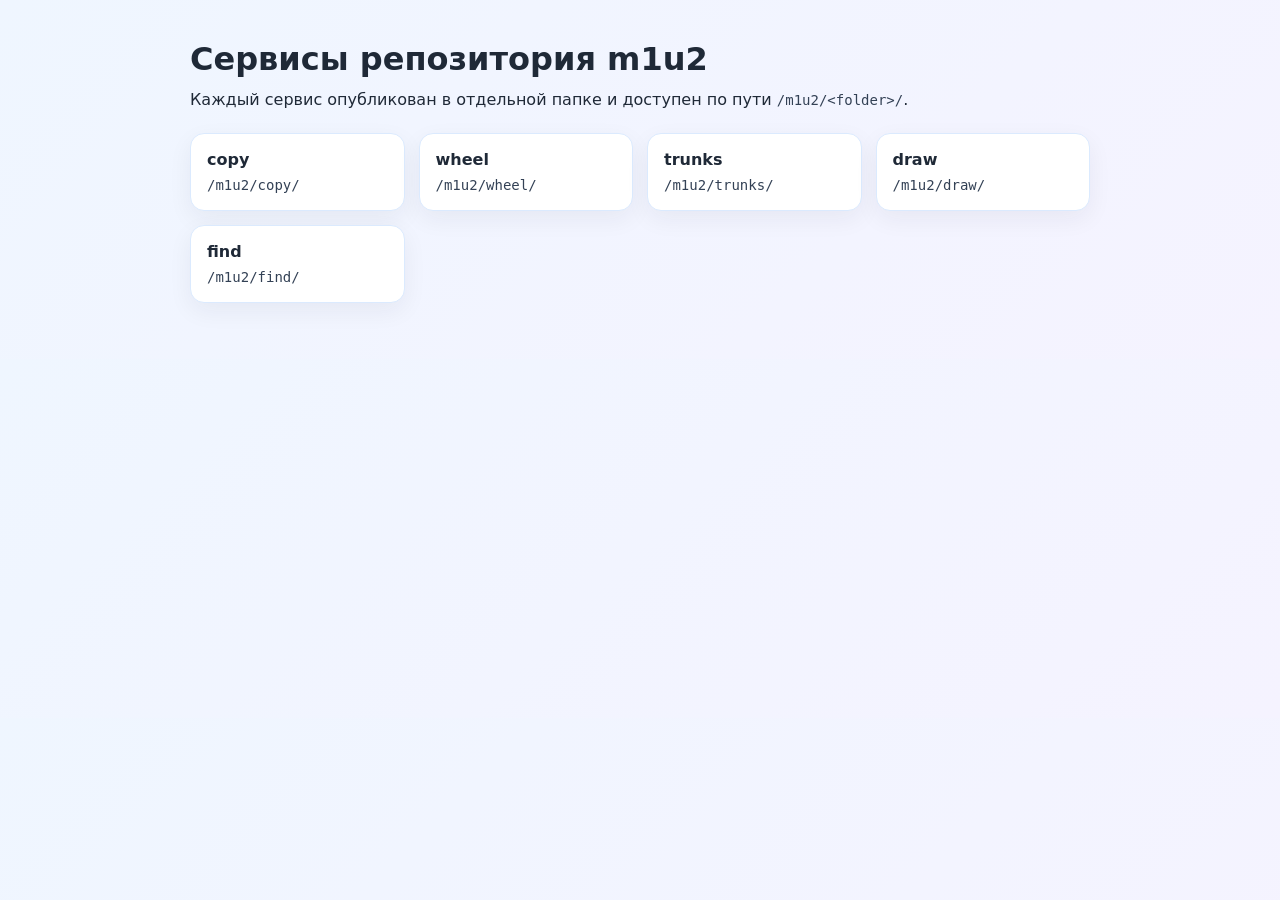
<file: index.html>
<!doctype html>
<html lang="ru">
  <head>
    <meta charset="UTF-8" />
    <meta name="viewport" content="width=device-width, initial-scale=1.0" />
    <title>m1u2 — сервисы</title>
    <style>
      :root { color-scheme: light; }
      body {
        margin: 0;
        font-family: Inter, system-ui, -apple-system, Segoe UI, Roboto, sans-serif;
        background: linear-gradient(135deg, #eff6ff, #f5f3ff);
        color: #1f2937;
      }
      main {
        max-width: 900px;
        margin: 0 auto;
        padding: 40px 20px 56px;
      }
      h1 { margin: 0 0 12px; font-size: 2rem; }
      p { margin: 0 0 24px; }
      .grid {
        display: grid;
        grid-template-columns: repeat(auto-fit, minmax(210px, 1fr));
        gap: 14px;
      }
      a.card {
        display: block;
        text-decoration: none;
        color: inherit;
        background: #ffffff;
        border: 1px solid #dbeafe;
        border-radius: 14px;
        padding: 16px;
        box-shadow: 0 8px 24px rgba(30, 41, 59, 0.06);
      }
      a.card:hover { border-color: #93c5fd; transform: translateY(-2px); }
      .name { font-weight: 700; margin-bottom: 6px; }
      code { font-size: 0.875rem; color: #334155; }
    </style>
  </head>
  <body>
    <main>
      <h1>Сервисы репозитория m1u2</h1>
      <p>Каждый сервис опубликован в отдельной папке и доступен по пути <code>/m1u2/&lt;folder&gt;/</code>.</p>

      <section class="grid" aria-label="Список сервисов">
        <a class="card" href="./copy/">
          <div class="name">copy</div>
          <code>/m1u2/copy/</code>
        </a>
        <a class="card" href="./wheel/">
          <div class="name">wheel</div>
          <code>/m1u2/wheel/</code>
        </a>
        <a class="card" href="./trunks/">
          <div class="name">trunks</div>
          <code>/m1u2/trunks/</code>
        </a>
        <a class="card" href="./draw/">
          <div class="name">draw</div>
          <code>/m1u2/draw/</code>
        </a>
        <a class="card" href="./find/">
          <div class="name">find</div>
          <code>/m1u2/find/</code>
        </a>
      </section>
    </main>
  </body>
</html>
</file>
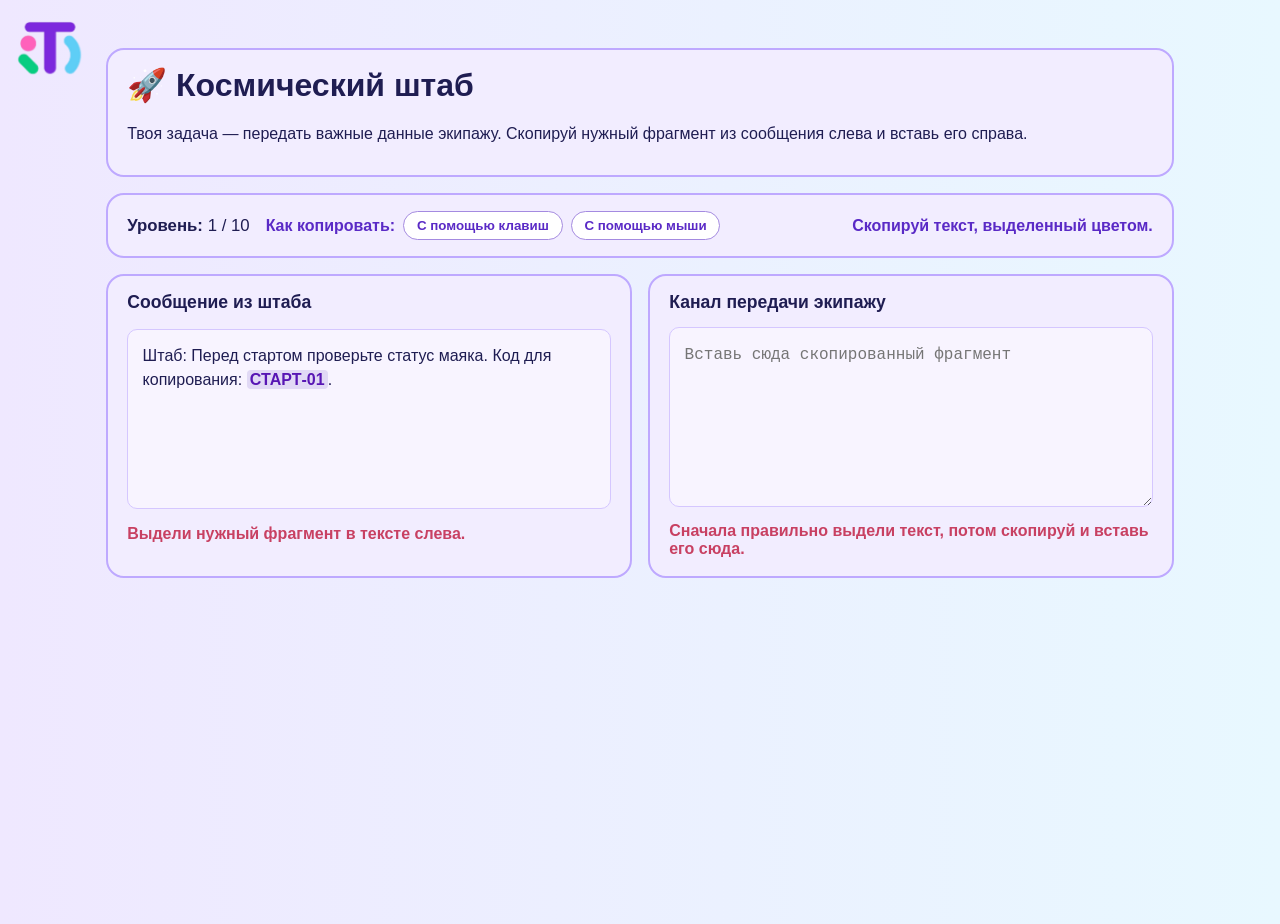
<file: copy/index.html>
<!doctype html>
<html lang="ru">
  <head>
    <meta charset="UTF-8" />
    <meta name="viewport" content="width=device-width, initial-scale=1.0" />
    <title>Космический штаб: тренажёр копирования</title>
    <link rel="stylesheet" href="styles.css" />
  </head>
  <body>
    <img src="logo.webp" alt="Логотип" class="logo" />
    <main class="app">
      <header class="header">
        <h1>🚀 Космический штаб</h1>
        <p>
          Твоя задача — передать важные данные экипажу. Скопируй нужный фрагмент из
          сообщения слева и вставь его справа.
        </p>
      </header>

      <section class="level-panel">
        <div class="level-info">
          <strong>Уровень:</strong>
          <span id="levelNumber">1</span>
          <span>/ <span id="totalLevels">10</span></span>
        </div>
        <div class="copy-guide">
          <span class="copy-guide-label">Как копировать:</span>
          <button type="button" class="guide-btn" data-guide="keyboard">С помощью клавиш</button>
          <button type="button" class="guide-btn" data-guide="mouse">С помощью мыши</button>
        </div>
        <div class="hint" id="copyHint"></div>
      </section>

      <section class="workspace">
        <article class="column">
          <h2>Сообщение из штаба</h2>
          <p id="sourceText" class="text-box" tabindex="0" aria-label="Текст сообщения"></p>
          <p id="selectionStatus" class="status" aria-live="polite"></p>
        </article>

        <article class="column">
          <h2>Канал передачи экипажу</h2>
          <textarea
            id="pasteArea"
            class="text-box input"
            placeholder="Вставь сюда скопированный фрагмент"
            aria-label="Поле для вставки"
          ></textarea>
          <p id="pasteStatus" class="status" aria-live="polite"></p>
          <button id="nextLevelBtn" class="next-btn" hidden>Перейти на следующий уровень</button>
        </article>
      </section>
    </main>

    <div id="guideModal" class="modal" hidden>
      <div class="modal-card" role="dialog" aria-modal="true" aria-labelledby="guideModalTitle">
        <h3 id="guideModalTitle"></h3>
        <p id="guideModalText"></p>
        <img id="guideModalImage" class="modal-image" alt="Подсказка по копированию" />
        <button type="button" id="closeGuideModal" class="next-btn">Понятно!</button>
      </div>
    </div>

    <script src="app.js"></script>
  </body>
</html>
</file>
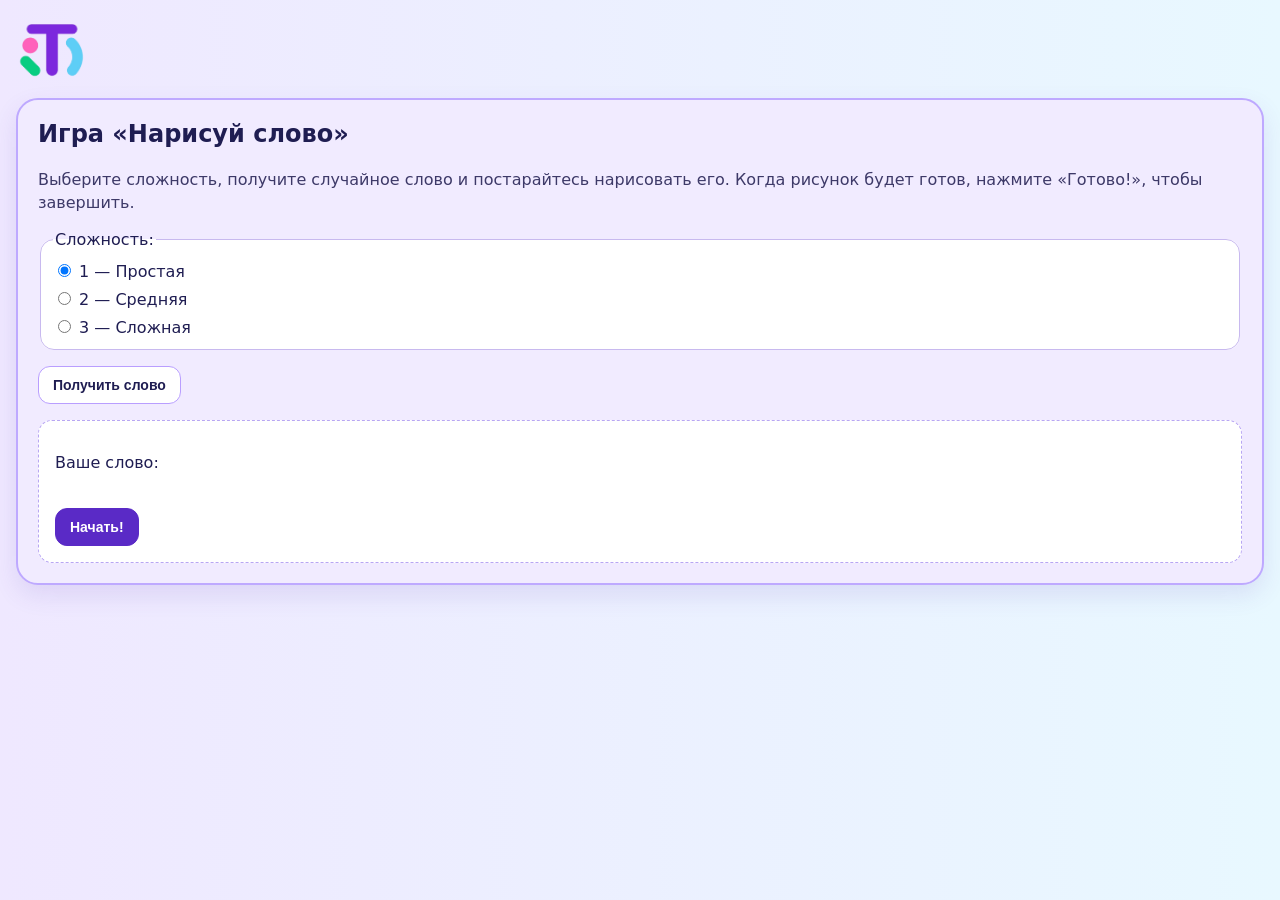
<file: draw/index.html>
<!doctype html>
<html lang="ru">
<head>
  <meta charset="UTF-8" />
  <meta name="viewport" content="width=device-width, initial-scale=1.0" />
  <title>Угадай слово и рисуй</title>
  <link rel="stylesheet" href="styles.css" />
</head>
<body>
  <main class="app">
    <header class="brand-header">
      <img src="logo.webp" alt="Логотип" class="logo" />
    </header>

    <section id="rules-screen" class="screen active">
      <h1>Игра «Нарисуй слово»</h1>
      <p class="rules">
        Выберите сложность, получите случайное слово и постарайтесь нарисовать его.
        Когда рисунок будет готов, нажмите «Готово!», чтобы завершить.
      </p>

      <fieldset class="difficulty-group">
        <legend>Сложность:</legend>
        <label><input type="radio" name="difficulty" value="easy" checked /> 1 — Простая</label>
        <label><input type="radio" name="difficulty" value="medium" /> 2 — Средняя</label>
        <label><input type="radio" name="difficulty" value="hard" /> 3 — Сложная</label>
      </fieldset>

      <button id="get-word-btn" class="btn">Получить слово</button>

      <div id="word-box" class="word-box" hidden>
        <p>Ваше слово:</p>
        <strong id="generated-word"></strong>
        <button id="start-btn" class="btn btn-accent">Начать!</button>
      </div>
    </section>

    <section id="draw-screen" class="screen" aria-hidden="true">
      <div class="panel-title">
        <h2>Рисование</h2>
        <p>Выбери инструмент, цвет и дорисуй загаданное слово</p>
      </div>

      <div class="workspace">
        <div class="draw-area">
          <div class="toolbar">
            <div class="tool-group" aria-label="Инструменты для рисования">
              <button class="tool active" data-tool="pencil" aria-label="Карандаш" title="Карандаш">✏️</button>
              <button class="tool" data-tool="eraser" aria-label="Ластик" title="Ластик">🧽</button>
              <button class="tool" data-tool="line" aria-label="Линия" title="Линия">／</button>
              <button class="tool" data-tool="rect" aria-label="Прямоугольник" title="Прямоугольник">▭</button>
              <button class="tool" data-tool="circle" aria-label="Круг" title="Круг">◯</button>
              <button class="tool" data-tool="triangle" aria-label="Треугольник" title="Треугольник">△</button>
              <button class="tool" data-tool="fill" aria-label="Заливка" title="Заливка">💧</button>
              <button id="undo-btn" class="tool tool-action" aria-label="Отмена последнего действия" title="Отмена последнего действия">↩️</button>
            </div>

            <label class="color-label">Цвет
              <input id="color-picker" type="color" value="#1f2937" />
            </label>

            <label class="size-label">Толщина
              <input id="size-range" type="range" min="1" max="40" value="4" />
            </label>

            <button id="clear-btn" class="btn">Стереть всё</button>
            <button id="done-btn" class="btn btn-accent">Готово!</button>
          </div>

          <div class="canvas-wrap">
            <canvas id="canvas" width="980" height="560"></canvas>
          </div>
        </div>

        <aside class="tips-box">
          <h3>Подсказка</h3>
          <ol>
            <li>Выбери подходящий инструмент с панели.</li>
            <li>Меняй цвет и толщину, чтобы сделать рисунок выразительнее.</li>
            <li>Нажми «Готово!», когда закончишь рисунок.</li>
          </ol>
        </aside>
      </div>
    </section>

    <section id="result-screen" class="screen" aria-hidden="true">
      <h2>Рисование завершено</h2>
      <p>Загаданное слово было: <strong id="result-word"></strong></p>
      <img id="result-image" alt="Готовый рисунок" />
      <button id="restart-btn" class="btn">Играть снова</button>
    </section>
  </main>

  <script src="script.js"></script>
</body>
</html>
</file>
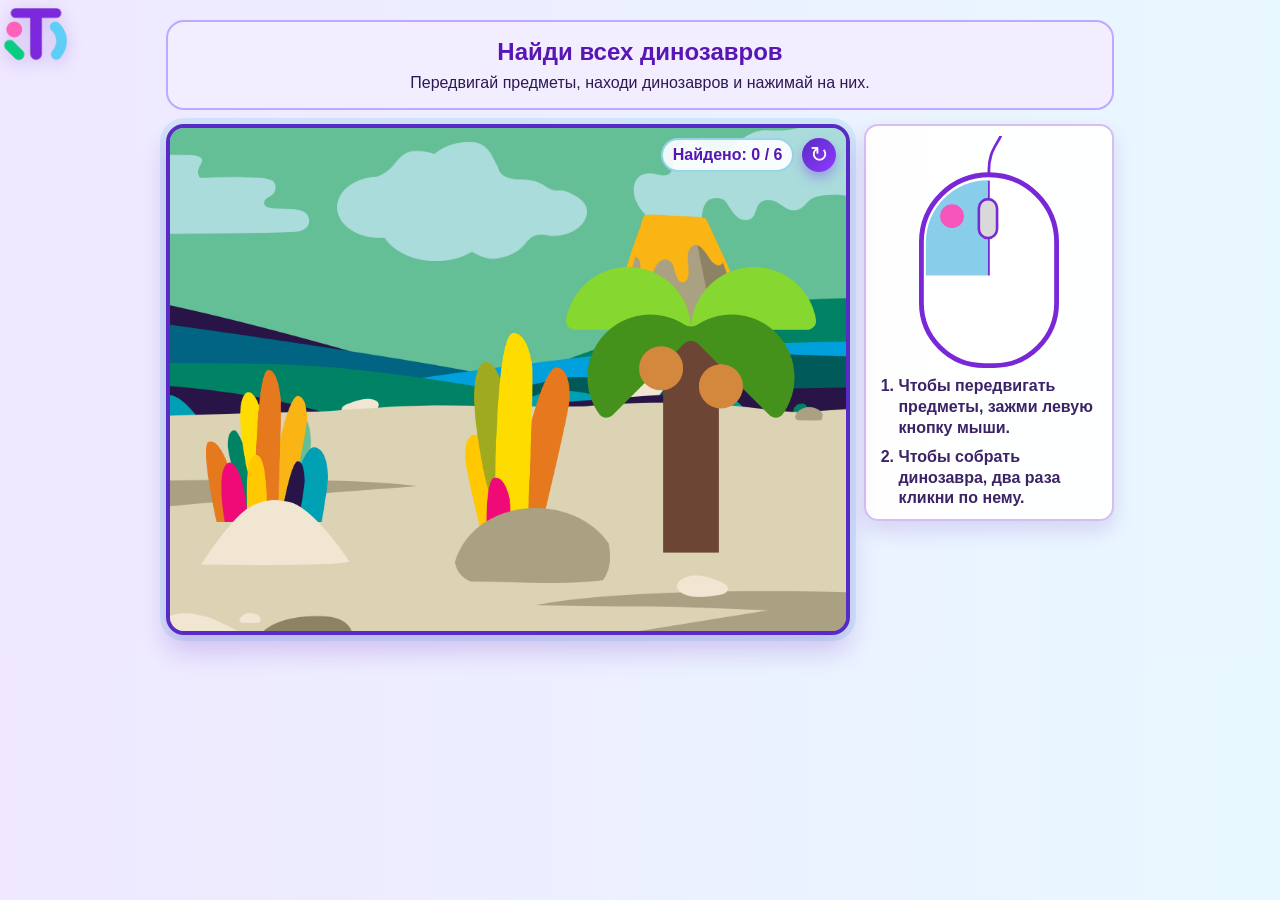
<file: find/index.html>
<!doctype html>
<html lang="ru">
  <head>
    <meta charset="UTF-8" />
    <meta name="viewport" content="width=device-width, initial-scale=1.0" />
    <title>Найди динозавров</title>
    <link rel="stylesheet" href="styles.css" />
  </head>
  <body>
    <img class="school-logo" src="logo.webp" alt="Логотип школы" draggable="false" />

    <main class="page">
      <section class="intro">
        <h1>Найди всех динозавров</h1>
        <p class="hint">Передвигай предметы, находи динозавров и нажимай на них.</p>
      </section>

      <div class="game-layout">
        <section class="game" aria-label="Игровое поле">
        <img class="bg" src="background.webp" alt="Фон" draggable="false" />

        <img class="dino" data-dino="1" src="Dino1.webp" alt="Динозавр 1" draggable="false" style="left: 47%; top: 58%; width: 8.5%;" />
        <img class="dino" data-dino="2" src="Dino2.webp" alt="Динозавр 2" draggable="false" style="left: 9%; top: 59%; width: 8.8%;" />
        <img class="dino" data-dino="3" src="Dino3.webp" alt="Динозавр 3" draggable="false" style="left: 73%; top: 65%; width: 8.2%;" />
        <img class="dino" data-dino="4" src="Dino4.webp" alt="Динозавр 4" draggable="false" style="left: 43%; top: 79%; width: 7.6%;" />
        <img class="dino" data-dino="5" src="Dino5.webp" alt="Динозавр 5" draggable="false" style="left: 38%; top: 14.7%; width: 8.3%;" />
        <img class="dino" data-dino="6" src="Dino6.webp" alt="Динозавр 6" draggable="false" style="left: 57%; top: 80%; width: 7.3%;" />

        <img class="prop draggable" data-prop="bash" src="Bash.webp" alt="Куст 1" draggable="false" style="left: 5.31475%; top: 48.0608%; width: 18%;" />
        <img class="prop draggable" data-prop="bash2" src="Bash2.webp" alt="Куст 2" draggable="false" style="left: 43.5967%; top: 40.8318%; width: 15.5%;" />
        <img class="prop draggable" data-prop="cloud" src="Cloud.webp" alt="Облако" draggable="false" style="left: 24.6372%; top: 2.70993%; width: 37%;" />
        <img class="prop draggable" data-prop="stone" src="Stone.webp" alt="Камень 1" draggable="false" style="left: 42.0876%; top: 75.588%; width: 23%;" />
        <img class="prop draggable" data-prop="stone2" src="Stone2.webp" alt="Камень 2" draggable="false" style="left: 4.51874%; top: 73.939%; width: 22%;" />
        <img class="prop draggable" data-prop="palm" src="Palm.webp" alt="Пальма" draggable="false" style="left: 58.4946%; top: 27.6854%; width: 37%;" />

        <div class="hud">
          <div class="counter">Найдено: <span id="found-count">0</span> / <span id="total-count">0</span></div>
          <button id="reset-game" class="reset-button" type="button" aria-label="Сбросить игру" title="Сбросить игру">↻</button>
        </div>
        <div id="win-message" class="win-message" aria-live="polite"></div>
        </section>

        <aside class="side-hint" aria-label="Подсказка по управлению">
          <img src="mouse-hint.svg" alt="Компьютерная мышь с выделенной левой кнопкой" draggable="false" />
          <ol>
            <li>Чтобы передвигать предметы, зажми левую кнопку мыши.</li>
            <li>Чтобы собрать динозавра, два раза кликни по нему.</li>
          </ol>
        </aside>
      </div>
    </main>

    <script src="script.js"></script>
  </body>
</html>
</file>
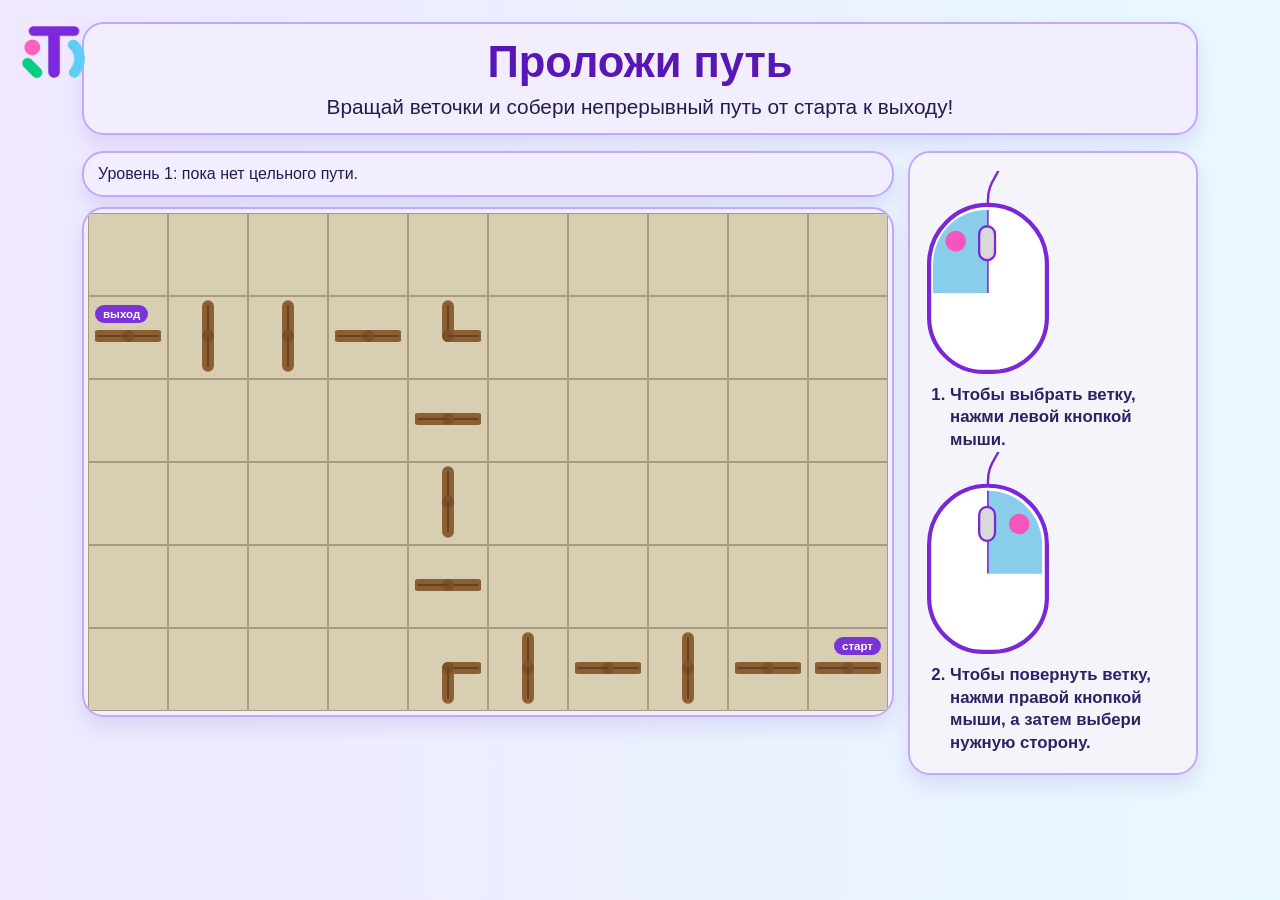
<file: trunks/index.html>
<!doctype html>
<html lang="ru">
  <head>
    <meta charset="UTF-8" />
    <meta name="viewport" content="width=device-width, initial-scale=1.0" />
    <title>Задание 2. М1У2</title>
    <link rel="stylesheet" href="styles.css" />
  </head>
  <body>
    <img src="logo.webp" alt="Логотип" class="logo" />

    <div class="page">
      <header class="hero">
        <h1>Проложи путь</h1>
        <p>Вращай веточки и собери непрерывный путь от старта к выходу!</p>
      </header>

      <section class="game-layout">
        <div class="game-area">
          <section class="hud">
            <div id="status">Статус: в пути…</div>
          </section>

          <main>
            <div id="board" class="board" aria-label="Игровое поле"></div>
            <div id="level-win-modal" class="level-win-modal" aria-live="polite" hidden>
              <div class="level-win-modal__card">
                <p id="level-win-message">Ты прошел уровень 1!</p>
                <button id="next-level-btn" type="button">Следующий уровень</button>
              </div>
            </div>
          </main>
        </div>

        <aside class="help-card" aria-label="Подсказки по управлению">
          <div class="mouse-icons">
            <img src="mouse1.svg" alt="Левая кнопка мыши" />
          </div>
          <ol>
            <li>Чтобы выбрать ветку, нажми левой кнопкой мыши.</li>
          </ol>
          <div class="mouse-icons">
            <img src="mouse2.svg" alt="Правая кнопка мыши" />
          </div>
          <ol start="2">
            <li>Чтобы повернуть ветку, нажми правой кнопкой мыши, а затем выбери нужную сторону.</li>
          </ol>
        </aside>
      </section>
    </div>

    <menu id="context-menu" class="context-menu" aria-hidden="true">
      <button id="rotate-left" type="button">поворот влево</button>
      <button id="rotate-right" type="button">поворот вправо</button>
    </menu>

    <script src="script.js"></script>
  </body>
</html>
</file>
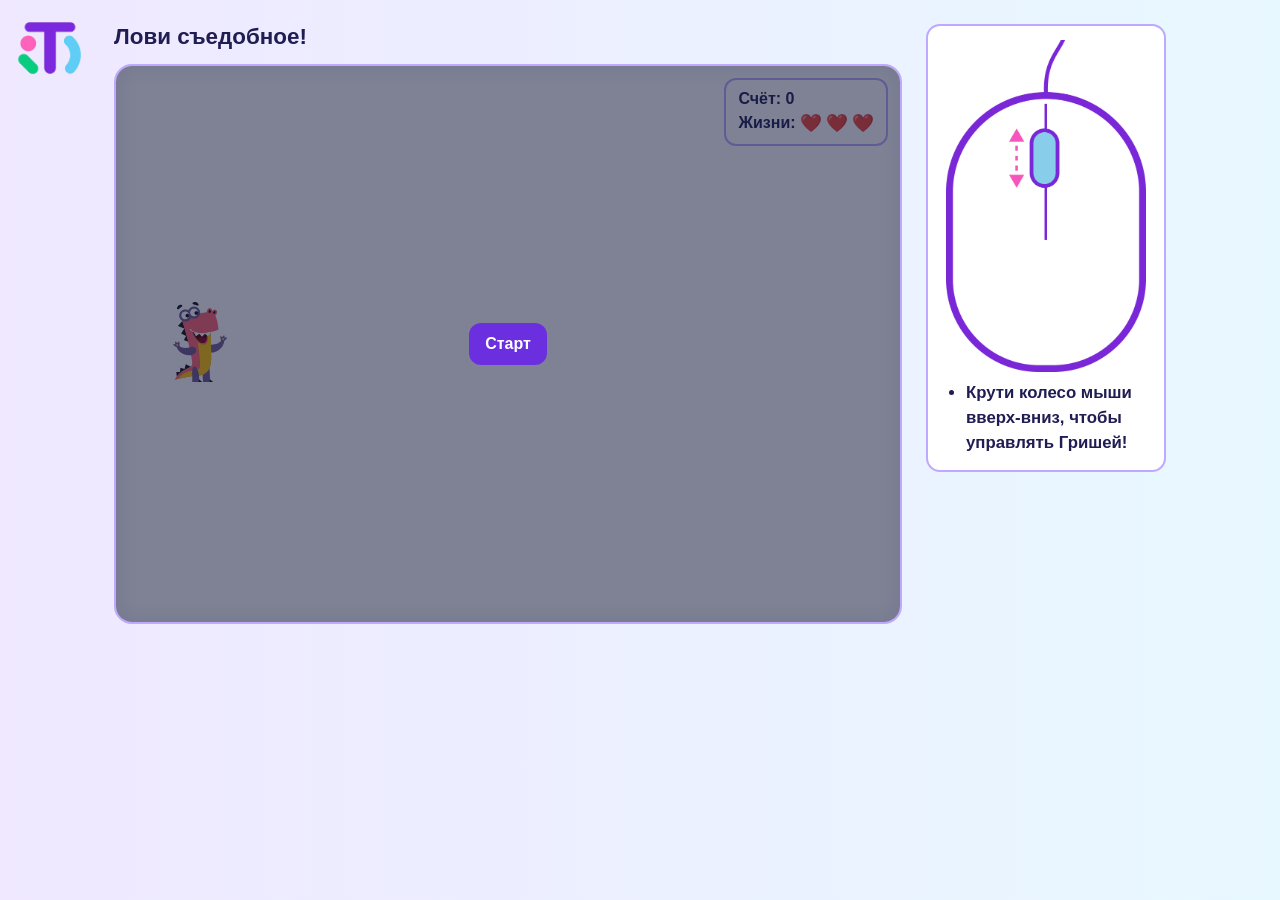
<file: wheel/index.html>
<!doctype html>
<html lang="ru">
  <head>
    <meta charset="UTF-8" />
    <meta name="viewport" content="width=device-width, initial-scale=1.0" />
    <title>Колесо-игра</title>
    <link rel="stylesheet" href="styles.css" />
  </head>
  <body>
    <img class="page-logo" src="logo.webp" alt="Логотип" />

    <main class="game-layout">
      <section class="game-panel">
        <h1>Лови съедобное!</h1>
        <div id="game-area" aria-label="Игровое поле">
          <div class="hud" aria-label="Статистика игры">
            <p class="hud-row">Счёт: <span id="score">0</span></p>
            <p class="hud-row">Жизни: <span id="lives" class="lives" aria-label="Оставшиеся жизни"></span></p>
          </div>
          <div id="start-overlay" class="start-overlay">
            <button id="start-btn" type="button">Старт</button>
          </div>
          <img id="player" src="grisha.svg" alt="Персонаж" />
        </div>
      </section>

      <aside class="sidebar">
        <div class="controls-hint" aria-label="Подсказка к управлению">
          <img class="controls-hint__mouse" src="mouse.png" alt="Компьютерная мышь" />
          <ul class="controls-hint__steps">
            <li>Крути колесо мыши вверх-вниз, чтобы управлять Гришей!</li>
          </ul>
        </div>
      </aside>
    </main>

    <div id="game-over-modal" class="modal hidden" role="dialog" aria-modal="true" aria-labelledby="game-over-title">
      <div class="modal-content">
        <h2 id="game-over-title">Игра окончена!</h2>
        <p id="game-over-message">Твой счет: 0</p>
        <button id="restart-btn" type="button">Играть снова</button>
      </div>
    </div>

    <script src="script.js"></script>
  </body>
</html>
</file>
<file: copy/styles.css>
:root {
  --bg: #e8f8ff;
  --bg-alt: #efe8ff;
  --card: #f1ebff;
  --card-light: #f8f4ff;
  --text: #1f1d52;
  --accent: #5a2ac6;
  --good: #2d9b4a;
  --bad: #c84062;
  --panel-border: #bea9ff;
}

* {
  box-sizing: border-box;
}

body {
  margin: 0;
  min-height: 100vh;
  font-family: "Segoe UI", Tahoma, sans-serif;
  background: linear-gradient(to right, var(--bg-alt) 0%, var(--bg) 100%);
  color: var(--text);
}

.logo {
  position: fixed;
  top: 14px;
  left: 14px;
  width: clamp(56px, 7vw, 72px);
  height: auto;
  z-index: 30;
}

.app {
  width: min(1100px, 94vw);
  margin: 1.5rem auto;
  padding: 1.5rem 1rem 1rem;
}

.header,
.level-panel,
.column {
  background: color-mix(in srgb, var(--card) 92%, #fff);
  border: 2px solid var(--panel-border);
  border-radius: 18px;
  padding: 1rem 1.2rem;
}

.header h1 {
  margin-top: 0;
}

.level-panel {
  margin: 1rem 0;
  display: flex;
  justify-content: space-between;
  gap: 1rem;
  align-items: center;
  flex-wrap: wrap;
}

.level-info {
  font-size: 1.05rem;
}

.copy-guide {
  display: flex;
  align-items: center;
  gap: 0.5rem;
  flex-wrap: wrap;
}

.copy-guide-label {
  font-weight: 700;
  color: var(--accent);
}

.guide-btn {
  border: 1px solid color-mix(in srgb, var(--accent) 55%, #fff);
  background: #fff;
  color: var(--accent);
  border-radius: 999px;
  padding: 0.35rem 0.8rem;
  font-weight: 700;
  cursor: pointer;
}

.guide-btn:hover {
  background: color-mix(in srgb, var(--accent) 10%, #fff);
}

.hint {
  color: var(--accent);
  font-weight: 700;
  margin-left: auto;
}

.workspace {
  display: grid;
  grid-template-columns: repeat(2, minmax(0, 1fr));
  gap: 1rem;
}

.column h2 {
  margin-top: 0;
  font-size: 1.1rem;
}

.text-box {
  width: 100%;
  min-height: 180px;
  border-radius: 10px;
  background: var(--card-light);
  border: 1px solid color-mix(in srgb, var(--panel-border) 65%, #fff);
  padding: 0.9rem;
  line-height: 1.5;
  font-size: 1rem;
  white-space: pre-wrap;
}

.highlight-copy {
  color: var(--brand-primary-dark, #5816b4);
  background: color-mix(in srgb, var(--accent) 18%, #fff);
  padding: 0.05rem 0.2rem;
  border-radius: 4px;
  font-weight: 700;
}

.input {
  color: var(--text);
  resize: vertical;
}

.status {
  min-height: 2.2rem;
  margin: 0.7rem 0 0;
  font-weight: 600;
}

.status.good {
  color: var(--good);
}

.status.bad {
  color: var(--bad);
}

.next-btn {
  margin-top: 0.4rem;
  border: none;
  border-radius: 10px;
  background: linear-gradient(120deg, var(--accent), #8f3bff);
  color: #fff;
  font-weight: 700;
  padding: 0.65rem 1rem;
  cursor: pointer;
}

.next-btn:hover {
  filter: brightness(1.05);
}

.modal[hidden] {
  display: none;
}

.modal {
  position: fixed;
  inset: 0;
  background: rgba(15, 8, 48, 0.55);
  display: flex;
  align-items: center;
  justify-content: center;
  z-index: 50;
  padding: 1rem;
}

.modal-card {
  width: min(560px, 100%);
  background: #fff;
  border-radius: 18px;
  border: 2px solid var(--panel-border);
  padding: 1rem 1.2rem 1.3rem;
  box-shadow: 0 16px 50px rgba(35, 12, 80, 0.22);
}

.modal-card h3 {
  margin-top: 0;
  margin-bottom: 0.45rem;
}

.modal-card p {
  margin-top: 0;
}

.modal-image {
  display: block;
  width: 100%;
  max-width: 460px;
  margin: 0.5rem auto 0.8rem;
  border: 1px solid color-mix(in srgb, var(--panel-border) 55%, #fff);
  border-radius: 12px;
  background: var(--card-light);
}

@media (max-width: 840px) {
  .workspace {
    grid-template-columns: 1fr;
  }

  .hint {
    margin-left: 0;
    width: 100%;
  }
}

@media (max-width: 640px) {
  .logo {
    width: 62px;
    top: 10px;
    left: 10px;
  }

  .app {
    margin-top: 4.5rem;
  }
}
</file>
<file: draw/styles.css>
:root {
  --bg: #e8f8ff;
  --bg-alt: #efe8ff;
  --card: #f1ebff;
  --panel: #ffffff;
  --text: #1f1d52;
  --muted: #3d3968;
  --border: #bea9ff;
  --accent: #5a2ac6;
  --accent-dark: #5816b4;
}

* {
  box-sizing: border-box;
}

body {
  margin: 0;
  font-family: Inter, system-ui, -apple-system, Segoe UI, Roboto, sans-serif;
  background: linear-gradient(to right, var(--bg-alt) 0%, var(--bg) 100%);
  color: var(--text);
}

.app {
  max-width: 1280px;
  margin: 16px auto;
  padding: 0 16px 24px;
}

.brand-header {
  display: flex;
  align-items: center;
  margin-bottom: 10px;
}

.logo {
  width: clamp(56px, 7vw, 72px);
  height: auto;
}

.screen {
  display: none;
  background: var(--card);
  border: 2px solid var(--border);
  border-radius: 22px;
  padding: 20px;
  box-shadow: 0 10px 24px rgba(89, 59, 181, 0.12);
}

.screen.active {
  display: block;
}

h1,
h2,
h3 {
  margin-top: 0;
}

.rules {
  color: var(--muted);
  line-height: 1.45;
}

.difficulty-group {
  border: 1px solid #c8b9ef;
  border-radius: 14px;
  padding: 12px;
  margin-bottom: 16px;
  display: grid;
  gap: 8px;
  background: #ffffff;
}

.btn,
.tool {
  border: 1px solid #b99eff;
  border-radius: 12px;
  background: #fff;
  color: var(--text);
  padding: 10px 14px;
  cursor: pointer;
  font-size: 14px;
  font-weight: 600;
}

.btn:hover,
.tool:hover {
  border-color: #8c6fe2;
}

.btn-accent {
  background: var(--accent);
  color: #fff;
  border-color: var(--accent);
}

.btn-accent:hover {
  background: var(--accent-dark);
}

.word-box {
  margin-top: 16px;
  border: 1px dashed #b8a6f3;
  background: #fff;
  border-radius: 14px;
  padding: 16px;
  display: grid;
  gap: 10px;
  justify-items: start;
}

.word-box strong {
  font-size: 28px;
  color: var(--accent-dark);
}

.panel-title {
  border: 2px solid #bca5f3;
  border-radius: 20px;
  text-align: center;
  margin-bottom: 16px;
  background: #dff1fb;
  padding: 14px;
}

.panel-title h2 {
  font-size: 38px;
  margin-bottom: 4px;
  color: #4f20bf;
}

.panel-title p {
  margin: 0;
  font-size: 22px;
  color: #2d2a67;
}

.workspace {
  display: grid;
  grid-template-columns: minmax(0, 1fr) 280px;
  gap: 16px;
}

.draw-area {
  min-width: 0;
}

.toolbar {
  display: flex;
  flex-wrap: wrap;
  align-items: center;
  gap: 10px;
  margin-bottom: 12px;
}

.tool-group {
  display: flex;
  flex-wrap: wrap;
  gap: 6px;
}

.tool {
  width: 44px;
  height: 44px;
  padding: 0;
  font-size: 22px;
  display: grid;
  place-items: center;
}


.tool-action {
  font-size: 20px;
}

.tool.active {
  background: #efe7ff;
  border-color: #8f6ce7;
}

.color-label,
.size-label {
  display: inline-flex;
  align-items: center;
  gap: 8px;
  background: #fff;
  border: 1px solid #c7b2f4;
  border-radius: 12px;
  padding: 8px 10px;
}

.canvas-wrap {
  border: 3px solid #7b45e5;
  border-radius: 20px;
  overflow: hidden;
  background: #fff;
}

#canvas {
  width: 100%;
  max-width: 100%;
  height: auto;
  display: block;
  background: #ffffff;
  touch-action: none;
}

.tips-box {
  background: #fff;
  border: 2px solid #c6b1f0;
  border-radius: 18px;
  padding: 18px;
}

.tips-box h3 {
  color: #6f2de0;
}

.tips-box ol {
  margin: 0;
  padding-left: 20px;
  color: #2f2b68;
  line-height: 1.35;
  font-weight: 600;
}


#result-word {
  font-size: clamp(36px, 5vw, 56px);
  color: #ff2a8f;
  text-shadow: 0 2px 0 #ffffff, 0 0 14px rgba(255, 42, 143, 0.35);
  font-weight: 800;
}

#result-image {
  display: block;
  width: min(100%, 980px);
  border: 2px solid #bca6f3;
  border-radius: 12px;
  margin: 14px 0;
}

@media (max-width: 960px) {
  .workspace {
    grid-template-columns: 1fr;
  }

  .panel-title h2 {
    font-size: 30px;
  }

  .panel-title p {
    font-size: 18px;
  }
}

@media (max-width: 720px) {
  .tool-group {
    width: 100%;
  }
}
</file>
<file: find/styles.css>
:root {
  color-scheme: only light;
  --brand-purple: #5a2ac6;
  --brand-purple-dark: #5816b4;
  --brand-cyan: #59bae0;
  --brand-pink: #ef56b8;
  --brand-green: #1bc98c;
  --brand-bg: #e8f8ff;
  --brand-bg-alt: #efe8ff;
  --brand-surface: #f1ebff;
  --brand-border: #bea9ff;
}

* {
  box-sizing: border-box;
}

body {
  margin: 0;
  font-family: Arial, sans-serif;
  background: linear-gradient(to right, var(--brand-bg-alt) 0%, var(--brand-bg) 100%);
  color: #2d1854;
}

.school-logo {
  position: fixed;
  top: 0;
  left: 0;
  width: clamp(56px, 7vw, 72px);
  height: auto;
  z-index: 20;
  filter: drop-shadow(0 4px 8px rgb(88 22 180 / 22%));
}

.page {
  max-width: 980px;
  margin: 0 auto;
  padding: 20px 16px 28px;
}

.intro {
  text-align: center;
  background: color-mix(in srgb, var(--brand-surface) 85%, #fff);
  border: 2px solid var(--brand-border);
  border-radius: 18px;
  padding: 14px 14px 16px;
  margin-bottom: 14px;
}

h1 {
  margin: 2px 0 8px;
  color: var(--brand-purple-dark);
}

.hint {
  margin: 0;
}

.game-layout {
  display: flex;
  align-items: flex-start;
  justify-content: center;
  gap: 14px;
}

.game {
  position: relative;
  width: min(95vw, 808px);
  aspect-ratio: 808 / 603;
  margin: 0 auto;
  border: 4px solid var(--brand-purple);
  border-radius: 18px;
  overflow: hidden;
  touch-action: none;
  user-select: none;
  background: #9ec3d6;
  box-shadow:
    0 16px 26px rgb(88 22 180 / 20%),
    0 0 0 6px rgb(89 186 224 / 18%);
}

.bg {
  position: absolute;
  inset: 0;
  width: 100%;
  height: 100%;
  object-fit: cover;
  pointer-events: none;
}

.dino,
.prop {
  position: absolute;
  height: auto;
}

.dino {
  z-index: 2;
  cursor: pointer;
  transition: transform 0.12s ease;
}

.dino:hover,
.dino:focus-visible {
  transform: scale(1.05);
}

.dino.found {
  opacity: 0;
  pointer-events: none;
}

.prop {
  z-index: 4;
  cursor: grab;
  touch-action: none;
}

.prop.dragging {
  cursor: grabbing;
  filter: drop-shadow(0 10px 8px rgb(88 22 180 / 30%));
}

.hud {
  position: absolute;
  top: 10px;
  right: 10px;
  z-index: 8;
  display: flex;
  align-items: center;
  gap: 8px;
}

.counter {
  background: rgb(255 255 255 / 90%);
  border: 2px solid rgb(89 186 224 / 60%);
  border-radius: 999px;
  padding: 6px 10px;
  font-weight: 700;
  color: var(--brand-purple-dark);
}

.reset-button {
  width: 34px;
  height: 34px;
  border: 0;
  border-radius: 50%;
  background: linear-gradient(135deg, var(--brand-purple), #8f3bff);
  color: #fff;
  font-size: 22px;
  line-height: 1;
  display: inline-flex;
  align-items: center;
  justify-content: center;
  cursor: pointer;
  box-shadow: 0 6px 12px rgb(122 41 223 / 35%);
}

.reset-button:hover,
.reset-button:focus-visible {
  filter: brightness(1.08);
}

.win-message {
  position: absolute;
  inset: auto 50% 14px auto;
  transform: translateX(50%);
  z-index: 9;
  background: #fff;
  border: 2px solid var(--brand-pink);
  border-radius: 12px;
  padding: 10px 14px;
  font-size: 20px;
  font-weight: 700;
  color: #5a208a;
  opacity: 0;
  pointer-events: none;
  transition: opacity 0.25s ease;
  box-shadow: 0 8px 20px rgb(239 86 184 / 25%);
}

.win-message.visible {
  opacity: 1;
}

.code-word {
  color: var(--brand-green);
}


.side-hint {
  width: min(290px, 36vw);
  background: rgb(255 255 255 / 92%);
  border: 2px solid rgb(122 41 223 / 30%);
  border-radius: 14px;
  padding: 10px 12px;
  box-shadow: 0 10px 20px rgb(88 22 180 / 14%);
}

.side-hint img {
  width: min(140px, 100%);
  display: block;
  margin: 0 auto 8px;
}

.side-hint ol {
  margin: 0;
  padding-left: 20px;
  display: grid;
  gap: 8px;
  color: #3c2367;
  font-weight: 700;
  font-size: clamp(14px, 1.4vw, 16px);
  line-height: 1.3;
}

@media (max-width: 980px) {
  .game-layout {
    flex-direction: column;
    align-items: center;
  }

  .side-hint {
    width: min(95vw, 808px);
  }

  .side-hint img {
    width: 120px;
  }
}
</file>
<file: trunks/styles.css>
:root {
  --bg: #e8f8ff;
  --bg-alt: #efe8ff;
  --panel-bg: #f1ebff;
  --panel-border: #bea9ff;
  --accent: #5a2ac6;
  --text: #1f1d52;
  --branch: #8b5e34;
  --branch-edge: #654321;
  --ok: #8de06c;
}

* {
  box-sizing: border-box;
}

body {
  margin: 0;
  min-height: 100vh;
  font-family: "Trebuchet MS", "Segoe UI", sans-serif;
  color: var(--text);
  background: linear-gradient(to right, var(--bg-alt) 0%, var(--bg) 100%);
}

.logo {
  position: fixed;
  top: 18px;
  left: 18px;
  width: clamp(56px, 7vw, 72px);
  z-index: 2;
}

.page {
  max-width: 1160px;
  margin: 0 auto;
  padding: 22px 22px 30px;
}

.hero,
.hud,
.help-card,
.board {
  border: 2px solid var(--panel-border);
  border-radius: 22px;
  background: color-mix(in srgb, var(--panel-bg) 92%, #fff);
  box-shadow: 0 10px 18px rgb(89 59 181 / 0.12);
}

.hero {
  text-align: center;
  padding: 14px;
  margin: 0 0 16px;
}

.hero h1 {
  margin: 0;
  color: #5816b6;
  font-size: clamp(1.6rem, 3.4vw, 2.8rem);
}

.hero p {
  margin: 8px 0 0;
  font-size: clamp(0.92rem, 1.7vw, 1.3rem);
}

.game-layout {
  display: grid;
  grid-template-columns: 1fr 290px;
  gap: 14px;
  align-items: start;
}

.hud {
  display: flex;
  justify-content: space-between;
  flex-wrap: wrap;
  gap: 8px;
  padding: 12px 14px;
  margin-bottom: 10px;
  font-size: 1rem;
}

.game-area main {
  position: relative;
}

.board {
  display: grid;
  grid-template-columns: repeat(var(--cols, 10), minmax(70px, 1fr));
  gap: 0;
  padding: 4px;
  overflow: hidden;
}

.tile {
  aspect-ratio: 1;
  background: #d8ceb2;
  border: 1px solid #a79c7e;
  border-radius: 0;
  position: relative;
  cursor: pointer;
  transition: box-shadow 150ms ease;
}

.tile.selected {
  box-shadow: inset 0 0 0 3px #8f39de;
}

.tile.path {
  box-shadow: inset 0 0 0 4px rgb(141 224 108 / 0.35);
}

.tile.start::after,
.tile.end::after {
  position: absolute;
  top: 8px;
  font-size: 0.72rem;
  font-weight: 700;
  color: #fff;
  background: #7a33d7;
  border-radius: 999px;
  padding: 0.18rem 0.5rem;
}

.tile.start::after {
  content: "старт";
  right: 6px;
}

.tile.end::after {
  content: "выход";
  left: 6px;
}

.tile svg {
  width: 100%;
  height: 100%;
  transform-origin: center;
}

.help-card {
  padding: 18px 16px;
  background: #f5f4fb;
}

.mouse-icons {
  display: grid;
  grid-template-columns: 1fr 1fr;
  gap: 8px;
  margin-bottom: 8px;
}

.mouse-icons img {
  width: 100%;
  max-width: 122px;
  justify-self: center;
}

.help-card ol {
  margin: 10px 0 0;
  padding-left: 24px;
  line-height: 1.35;
  font-size: 1.05rem;
  font-weight: 700;
  color: #2b2363;
}

.help-card li + li {
  margin-top: 10px;
}

.context-menu {
  position: fixed;
  display: none;
  flex-direction: column;
  min-width: 180px;
  z-index: 10;
  border-radius: 14px;
  background: #fff;
  border: 2px solid #8550e1;
  box-shadow: 0 12px 20px rgb(69 35 147 / 0.28);
  padding: 0.3rem;
}

.context-menu.visible {
  display: flex;
}

.context-menu button {
  border: 0;
  text-align: left;
  background: transparent;
  color: #271d65;
  padding: 0.55rem 0.6rem;
  border-radius: 8px;
  cursor: pointer;
  font-weight: 700;
}

.context-menu button:hover {
  background: rgb(133 80 225 / 0.13);
}

@media (max-width: 1024px) {
  .game-layout {
    grid-template-columns: 1fr;
  }

  .help-card {
    order: -1;
  }
}

@media (max-width: 640px) {
  .logo {
    width: 62px;
    top: 10px;
    left: 10px;
  }

  .page {
    padding: 70px 10px 20px;
  }

  .board {
    grid-template-columns: repeat(var(--cols, 10), minmax(32px, 1fr));
  }

  .help-card ol {
    font-size: 1rem;
  }
}


.level-win-modal {
  position: absolute;
  inset: 0;
  display: grid;
  place-items: center;
  background: rgb(37 22 84 / 0.35);
  z-index: 3;
}

.level-win-modal[hidden] {
  display: none;
}

.level-win-modal__card {
  border: 2px solid var(--panel-border);
  border-radius: 18px;
  background: #fff;
  padding: 18px 20px;
  text-align: center;
  box-shadow: 0 12px 20px rgb(69 35 147 / 0.28);
}

.level-win-modal__card p {
  margin: 0 0 12px;
  font-weight: 700;
  font-size: 1.15rem;
  color: #2b2363;
}

.level-win-modal__card button {
  border: 0;
  background: #7a33d7;
  color: #fff;
  border-radius: 10px;
  padding: 0.55rem 0.9rem;
  font-weight: 700;
  cursor: pointer;
}

.level-win-modal__card button:hover {
  background: #6729bb;
}


.level-win-modal__card button:disabled {
  opacity: 0.6;
  cursor: not-allowed;
}
</file>
<file: wheel/styles.css>
* {
  box-sizing: border-box;
}

body {
  margin: 0;
  min-height: 100vh;
  font-family: Arial, sans-serif;
  background: linear-gradient(to right, #efe8ff 0%, #e8f8ff 100%);
  color: #1f1d52;
}

.page-logo {
  position: fixed;
  top: 14px;
  left: 14px;
  width: clamp(56px, 7vw, 72px);
  height: auto;
  z-index: 30;
}

.game-layout {
  display: grid;
  grid-template-columns: 1fr 240px;
  gap: 24px;
  max-width: 1100px;
  margin: 0 auto;
  padding: 24px;
}

h1 {
  margin: 0 0 14px;
  font-size: 1.4rem;
}

.game-panel {
  display: flex;
  flex-direction: column;
}

#game-area {
  position: relative;
  width: 100%;
  height: 560px;
  border-radius: 18px;
  border: 2px solid #bea9ff;
  background: #fff;
  overflow: hidden;
  box-shadow: inset 0 0 20px rgba(89, 59, 181, 0.12);
}

.start-overlay {
  position: absolute;
  inset: 0;
  display: grid;
  place-items: center;
  background: rgba(21, 29, 61, 0.55);
  z-index: 20;
}

.start-overlay.hidden {
  display: none;
}

#player {
  position: absolute;
  left: 42px;
  top: 240px;
  width: 84px;
  height: 84px;
  object-fit: contain;
  user-select: none;
  pointer-events: none;
}


.hud {
  position: absolute;
  top: 12px;
  right: 12px;
  z-index: 15;
  border: 2px solid #bea9ff;
  border-radius: 12px;
  background: rgba(255, 255, 255, 0.92);
  padding: 10px 12px;
  min-width: 145px;
}

.hud-row {
  margin: 0;
  font-weight: 700;
}

.hud-row + .hud-row {
  margin-top: 6px;
}

.lives {
  display: inline-flex;
  align-items: center;
  gap: 4px;
  min-height: 20px;
  vertical-align: middle;
}

.life-icon {
  font-size: 1.1rem;
  line-height: 1;
}

.item {
  position: absolute;
  width: 54px;
  height: 54px;
  object-fit: contain;
  user-select: none;
  pointer-events: none;
}

.floating-score {
  position: absolute;
  left: 138px;
  font-weight: 700;
  font-size: 1.5rem;
  pointer-events: none;
  animation: float-up 0.75s ease-out forwards;
  text-shadow: 0 1px 3px rgba(0, 0, 0, 0.2);
}

.floating-score.plus {
  color: #21a347;
}

.floating-score.minus {
  color: #d93025;
}

@keyframes float-up {
  from {
    opacity: 1;
    transform: translateY(0);
  }

  to {
    opacity: 0;
    transform: translateY(-26px);
  }
}

.sidebar {
  display: flex;
  flex-direction: column;
  gap: 14px;
}

.controls-hint {
  border: 2px solid #bea9ff;
  border-radius: 14px;
  background: #fff;
  padding: 14px;
  line-height: 1.5;
}

.controls-hint__mouse {
  width: 100%;
  max-width: 200px;
  display: block;
  margin: 0 auto 8px;
}

.controls-hint__steps {
  margin: 0;
  padding-left: 24px;
  color: #1f1d52;
  font-size: 1.05rem;
  font-weight: 700;
}

.controls-hint__steps li + li {
  margin-top: 10px;
}

#start-btn,
#restart-btn {
  border: none;
  border-radius: 12px;
  background: #6b2fe0;
  color: #fff;
  font-size: 1rem;
  font-weight: 700;
  padding: 12px 16px;
  cursor: pointer;
}

.modal {
  position: fixed;
  inset: 0;
  display: grid;
  place-items: center;
  background: rgba(22, 28, 53, 0.55);
}

.modal-content {
  width: min(420px, 92vw);
  background: white;
  border-radius: 16px;
  padding: 24px;
  text-align: center;
}

.hidden {
  display: none;
}

@media (max-width: 880px) {
  .game-layout {
    grid-template-columns: 1fr;
  }

  #game-area {
    height: 72vh;
    min-height: 420px;
  }
}

@media (max-width: 640px) {
  .page-logo {
    width: 62px;
    top: 10px;
    left: 10px;
  }
}
</file>
